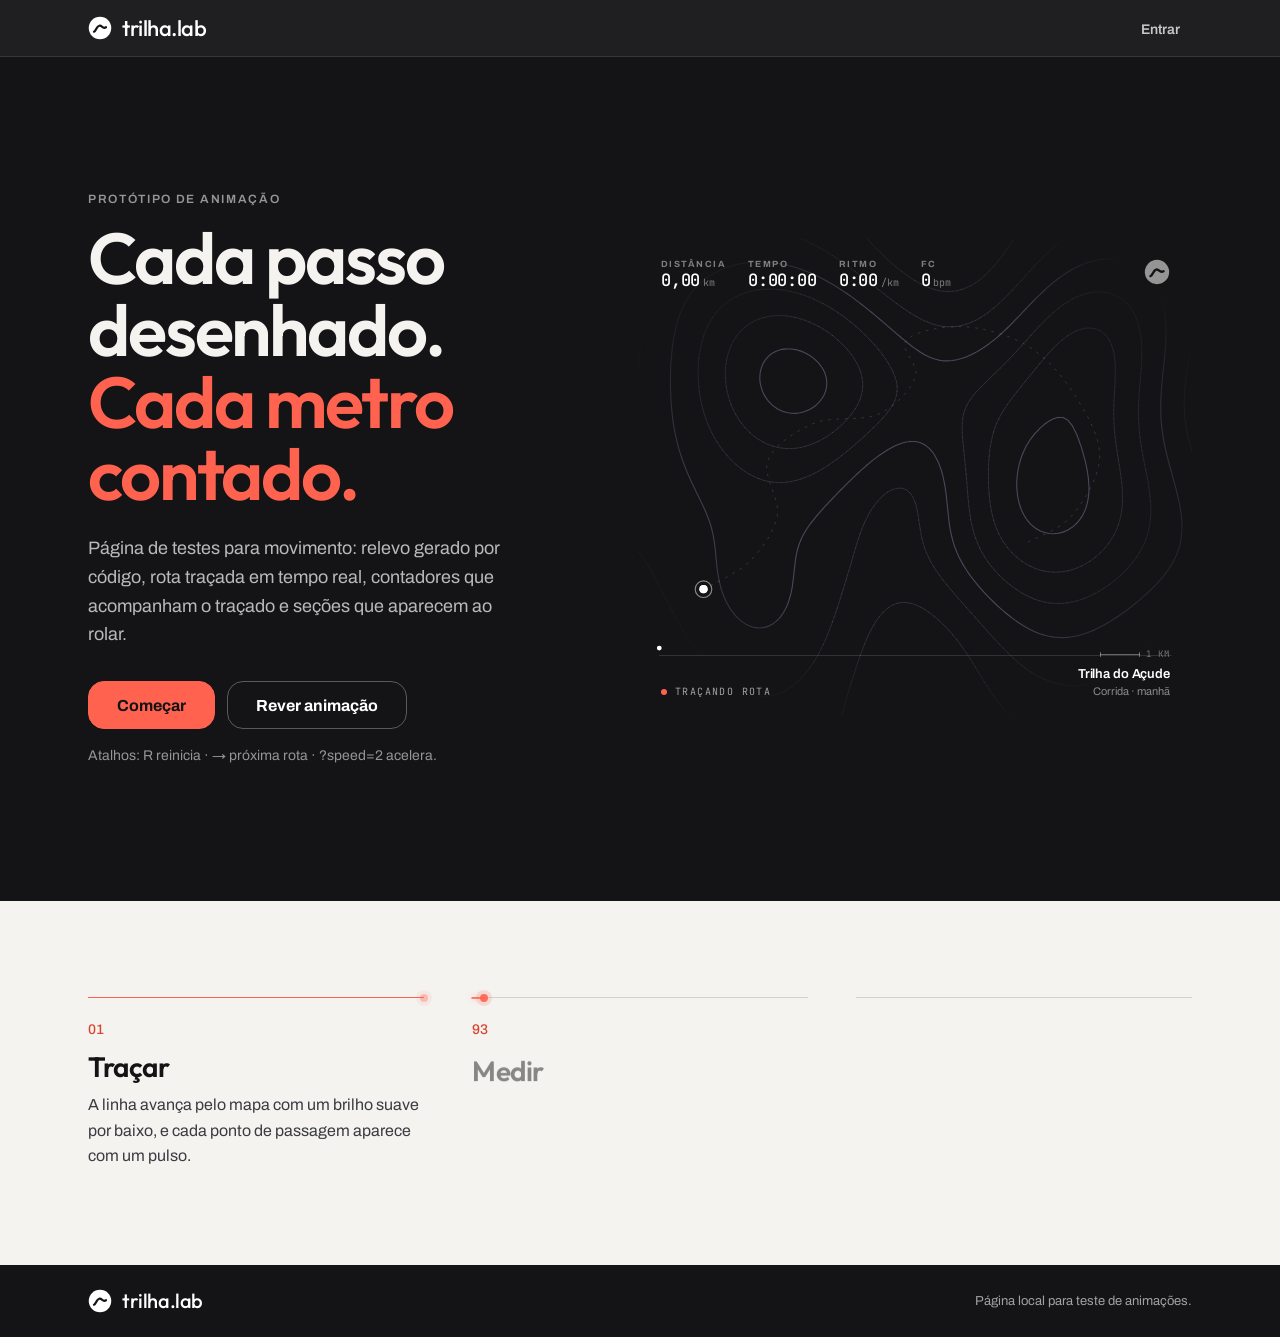
<file: site/myrunning/index.html>
<!doctype html>
<html lang="pt-BR">
<head>
<meta charset="utf-8">
<meta name="viewport" content="width=device-width, initial-scale=1">
<title>trilha.lab — teste de animações</title>
<link rel="preconnect" href="https://fonts.googleapis.com">
<link rel="preconnect" href="https://fonts.gstatic.com" crossorigin>
<link href="https://fonts.googleapis.com/css2?family=Archivo:wght@400;500;600;700&family=JetBrains+Mono:wght@400;500&family=Outfit:wght@500;600&display=swap" rel="stylesheet">
<link rel="stylesheet" href="style.css">
</head>
<body>

<header class="topo">
  <div class="wrap topo-in">
    <a class="marca" href="#">
      <svg class="marca-ico" viewBox="0 0 32 32" aria-hidden="true"><circle cx="16" cy="16" r="15" fill="currentColor"/><path d="M8 21c3-1 3-7 7-8s4 5 9 2" fill="none" stroke="#141416" stroke-width="3" stroke-linecap="round"/></svg>
      <span>trilha.lab</span>
    </a>
    <nav><a href="entrar.html">Entrar</a></nav>
  </div>
</header>

<main>
  <section class="hero">
    <div class="wrap hero-grid">

      <div class="palco" id="palco">
        <svg id="mapa" viewBox="0 0 600 520" aria-hidden="true">
          <defs>
            <filter id="suave" x="-20%" y="-20%" width="140%" height="140%"><feGaussianBlur stdDeviation="5"/></filter>
            <radialGradient id="vinheta" cx="50%" cy="45%" r="70%">
              <stop offset="55%" stop-color="#141416" stop-opacity="0"/>
              <stop offset="100%" stop-color="#141416" stop-opacity=".85"/>
            </radialGradient>
            <linearGradient id="perfil-grad" x1="0" y1="0" x2="0" y2="1">
              <stop offset="0" stop-color="#ff634f" stop-opacity=".35"/>
              <stop offset="1" stop-color="#ff634f" stop-opacity="0"/>
            </linearGradient>
            <pattern id="pontos" width="14" height="14" patternUnits="userSpaceOnUse"><circle cx="1" cy="1" r=".7" fill="#fff" fill-opacity=".05"/></pattern>
            <radialGradient id="fade-g" cx="50%" cy="48%" r="58%">
              <stop offset="60%" stop-color="#fff"/>
              <stop offset="100%" stop-color="#000"/>
            </radialGradient>
            <mask id="fade"><rect width="600" height="520" fill="url(#fade-g)"/></mask>
            <clipPath id="perfil-clip"><rect id="perfil-rev" x="0" y="0" width="0" height="520"/></clipPath>
          </defs>
          <g mask="url(#fade)"><g id="relevo" class="camada"></g></g>
          <g id="rota">
            <path id="fantasma" class="fantasma"/>
            <path id="brilho" class="brilho"/>
            <path id="trilha" class="trilha"/>
            <g id="pontos-rota"></g>
            <circle class="sonar" r="6"/><circle class="sonar s2" r="6"/><circle class="sonar s3" r="6"/>
            <circle id="cabeca-anel" class="cabeca-anel" r="9"/>
            <circle id="cabeca" class="cabeca" r="4.5"/>
          </g>
          <g id="perfil">
            <line class="perfil-base" x1="22" x2="578" y1="452" y2="452"/>
            <g clip-path="url(#perfil-clip)">
              <path id="perfil-area" class="perfil-area"/>
              <path id="perfil-linha" class="perfil-linha"/>
            </g>
            <circle id="perfil-cursor" class="perfil-cursor" r="2.6"/>
          </g>
        </svg>

        <div class="hud">
          <div class="m"><small>Distância</small><b id="h-dist">0,00<i>km</i></b></div>
          <div class="m"><small>Tempo</small><b id="h-tempo">0:00:00</b></div>
          <div class="m"><small>Ritmo</small><b id="h-ritmo">0:00<i>/km</i></b></div>
          <div class="m"><small>FC</small><b id="h-fc">0<i>bpm</i></b></div>
        </div>
        <svg class="selo" id="selo" viewBox="0 0 32 32" aria-hidden="true"><circle cx="16" cy="16" r="15" fill="currentColor"/><path d="M8 21c3-1 3-7 7-8s4 5 9 2" fill="none" stroke="#141416" stroke-width="3" stroke-linecap="round"/></svg>
        <div class="pronto" id="pronto">
          <svg viewBox="0 0 16 16"><circle cx="8" cy="8" r="7.5" fill="#8fe3b0"/><path d="M4.6 8.3l2.2 2.2 4.6-4.9" fill="none" stroke="#141416" stroke-width="1.8" stroke-linecap="round" stroke-linejoin="round"/></svg>
          <span id="pronto-txt">Rota pronta</span>
        </div>
        <div class="escala"><i></i><span>1 KM</span></div>
        <div class="status"><i id="status-dot"></i><span id="status-txt">Traçando rota</span></div>
        <div class="nome-rota"><b id="rota-nome">—</b><span id="rota-sub">—</span></div>
      </div>

      <div class="texto">
        <!-- TEXTOS DO HERO: cole aqui (ou use ?editar na URL e cole direto no navegador) -->
        <p class="sobre entra" style="--d:0" data-texto="sobre">Protótipo de animação</p>
        <h1 class="entra" style="--d:1"><span class="h1-a" data-texto="h1-branco">Cada passo desenhado.</span><br><span class="h1-b" data-texto="h1-coral">Cada metro contado.</span></h1>
        <p class="lead entra" style="--d:2" data-texto="lead">Página de testes para movimento: relevo gerado por código, rota traçada em tempo real, contadores que acompanham o traçado e seções que aparecem ao rolar.</p>
        <div class="acoes entra" style="--d:3">
          <a class="btn btn-pri" href="entrar.html" data-texto="btn-1">Começar</a>
          <button class="btn btn-sec" id="replay" type="button" data-texto="btn-2">Rever animação</button>
        </div>
        <p class="nota entra" style="--d:4" data-texto="nota">Atalhos: R reinicia · → próxima rota · ?speed=2 acelera.</p>
      </div>

    </div>
  </section>

  <section class="recursos" id="recursos">
    <div class="wrap recursos-grid">
      <!-- TEXTOS DAS 3 COLUNAS -->
      <div class="rec" data-anim="tracar"><p class="num">01</p><h2 data-texto="c1-titulo">Traçar</h2><p data-texto="c1-texto">A linha avança pelo mapa com um brilho suave por baixo, e cada ponto de passagem aparece com um pulso.</p></div>
      <div class="rec" data-anim="pulsar"><p class="num">02</p><h2 data-texto="c2-titulo">Medir</h2><p data-texto="c2-texto">Distância, tempo, ritmo e batimentos sobem junto com a linha, calculados a partir do relevo sob a rota.</p></div>
      <div class="rec" data-anim="recuperar"><p class="num">03</p><h2 data-texto="c3-titulo">Revelar</h2><p data-texto="c3-texto">Ao terminar, a rota pisca, o selo de concluído entra e o mapa desliza para o próximo percurso.</p></div>
    </div>
  </section>
</main>

<footer class="rodape">
  <div class="wrap rodape-in">
    <a class="marca" href="#">
      <svg class="marca-ico" viewBox="0 0 32 32" aria-hidden="true"><circle cx="16" cy="16" r="15" fill="currentColor"/><path d="M8 21c3-1 3-7 7-8s4 5 9 2" fill="none" stroke="#141416" stroke-width="3" stroke-linecap="round"/></svg>
      <span>trilha.lab</span>
    </a>
    <span class="rodape-nota">Página local para teste de animações.</span>
  </div>
</footer>

<script src="textos.js"></script>
<script src="trilha.js"></script>
</body>
</html>
</file>
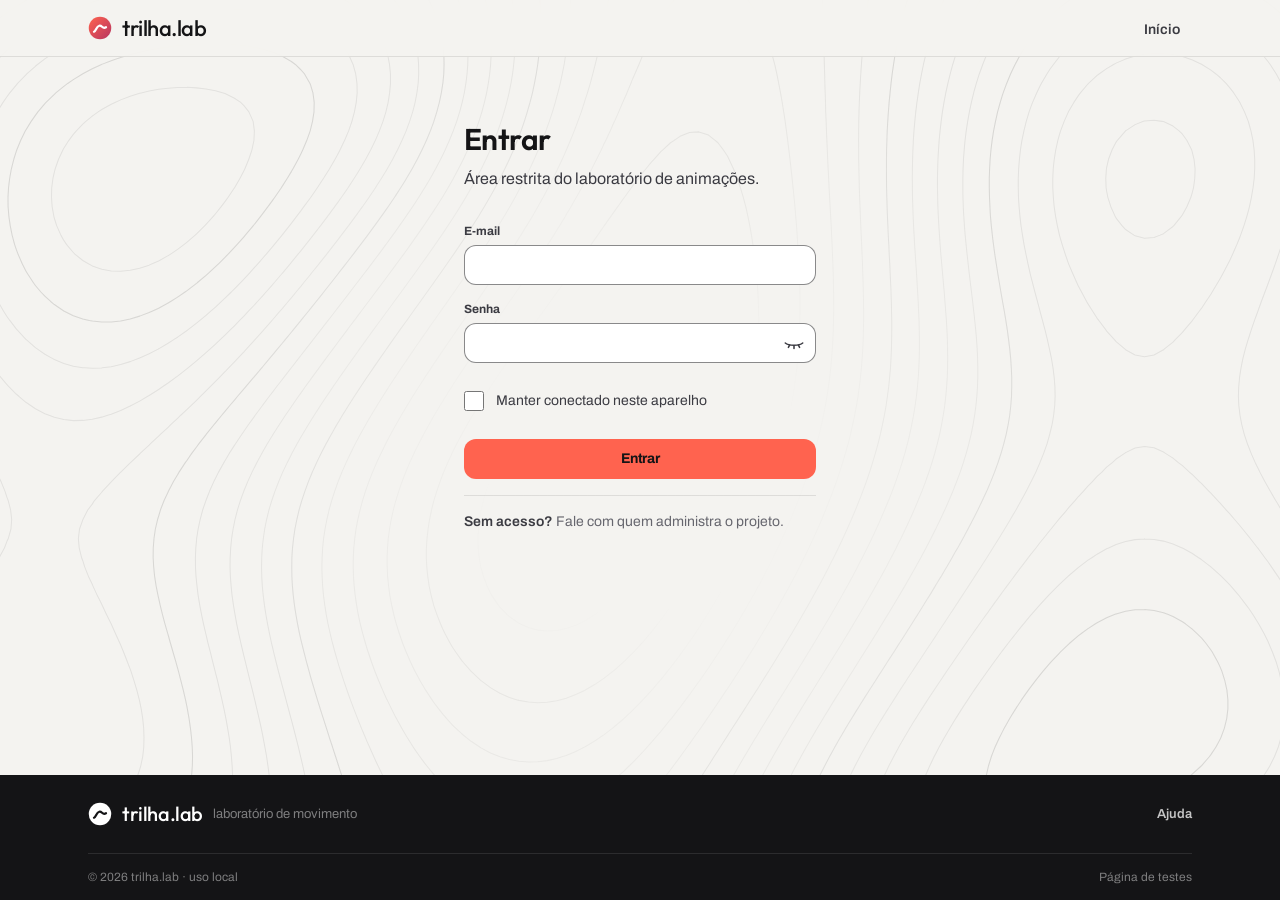
<file: site/myrunning/entrar.html>
<!doctype html>
<html lang="pt-BR">
<head>
<meta charset="utf-8">
<meta name="viewport" content="width=device-width, initial-scale=1">
<title>Entrar · trilha.lab</title>
<link rel="preconnect" href="https://fonts.googleapis.com">
<link rel="preconnect" href="https://fonts.gstatic.com" crossorigin>
<link href="https://fonts.googleapis.com/css2?family=Archivo:wght@400;500;600;700&family=JetBrains+Mono:wght@400;500&family=Outfit:wght@500;600&display=swap" rel="stylesheet">
<link rel="stylesheet" href="style.css">
</head>
<body>

<header class="topo claro">
  <div class="wrap topo-in">
    <a class="marca" href="index.html">
      <svg class="marca-ico" viewBox="0 0 32 32" aria-hidden="true"><defs><linearGradient id="mg" x1="0" y1="0" x2="1" y2="1"><stop offset="0" stop-color="#ff634f"/><stop offset="1" stop-color="#b73560"/></linearGradient></defs><circle cx="16" cy="16" r="15" fill="url(#mg)"/><path d="M8 21c3-1 3-7 7-8s4 5 9 2" fill="none" stroke="#fff" stroke-width="3" stroke-linecap="round"/></svg>
      <span>trilha.lab</span>
    </a>
    <nav><a href="index.html" data-texto="entrar-nav">Início</a></nav>
    <button class="menu-btn" type="button" aria-label="Abrir menu">
      <svg viewBox="0 0 24 24" aria-hidden="true"><path d="M4 7h16M4 12h16M4 17h16" fill="none" stroke="currentColor" stroke-width="2" stroke-linecap="round"/></svg>
    </button>
  </div>
</header>

<main>
  <div class="entrar">
    <h1 class="titulo-pagina" data-texto="entrar-titulo">Entrar</h1>
    <p class="entrar-sub" data-texto="entrar-sub">Área restrita do laboratório de animações.</p>

    <form class="entrar-form" id="form-entrar" novalidate>
      <div>
        <label class="rotulo" for="email" data-texto="entrar-email">E-mail</label>
        <input class="campo" id="email" type="email" autocomplete="off">
      </div>
      <div>
        <label class="rotulo" for="senha" data-texto="entrar-senha">Senha</label>
        <div class="campo-senha">
          <input class="campo" id="senha" type="password" autocomplete="off">
          <button type="button" class="mostrar" id="mostrar" aria-pressed="false" aria-label="Mostrar senha" title="Mostrar senha">
            <svg class="olho" viewBox="0 0 24 24" aria-hidden="true">
              <defs><clipPath id="olho-abertura"><path id="olho-clip"/></clipPath></defs>
              <g clip-path="url(#olho-abertura)">
                <g id="olho-iris">
                  <circle class="olho-pupila" id="olho-pupila" cx="12" cy="12" r="3.4"/>
                  <circle class="olho-brilho" id="olho-brilho" cx="13.3" cy="10.7" r="1"/>
                </g>
              </g>
              <path class="olho-palpebra" id="olho-baixo"/>
              <path class="olho-palpebra" id="olho-cima"/>
              <g id="olho-cilios">
                <path d="M7.2 14.4l-1.3 2.3"/><path d="M12 15.3v2.6"/><path d="M16.8 14.4l1.3 2.3"/>
              </g>
            </svg>
          </button>
        </div>
      </div>
      <label class="lembrar">
        <input type="checkbox">
        <span data-texto="entrar-lembrar">Manter conectado neste aparelho</span>
      </label>
      <button type="submit" class="btn-entrar" data-texto="entrar-botao">Entrar</button>
      <p class="entrar-rodape"><span data-texto="entrar-ajuda-forte">Sem acesso?</span> <span data-texto="entrar-ajuda">Fale com quem administra o projeto.</span></p>
    </form>
  </div>
</main>

<footer class="rodape">
  <div class="wrap">
    <div class="rodape-in">
      <a class="marca" href="index.html">
        <svg class="marca-ico" viewBox="0 0 32 32" aria-hidden="true"><circle cx="16" cy="16" r="15" fill="currentColor"/><path d="M8 21c3-1 3-7 7-8s4 5 9 2" fill="none" stroke="#141416" stroke-width="3" stroke-linecap="round"/></svg>
        <span>trilha.lab</span>
        <em class="rodape-lema" data-texto="rodape-lema">laboratório de movimento</em>
      </a>
      <nav class="rodape-nav"><a href="#" data-texto="rodape-link">Ajuda</a></nav>
    </div>
    <div class="rodape-baixo">
      <span data-texto="rodape-copy">© 2026 trilha.lab · uso local</span>
      <span data-texto="rodape-extra">Página de testes</span>
    </div>
  </div>
</footer>

<script src="textos.js"></script>
<script src="fundo.js"></script><script>
  // formulário só visual: nada é enviado a lugar nenhum
  document.getElementById('form-entrar').addEventListener('submit', function (e) { e.preventDefault(); });
  /* olho: fechado = senha escondida; abre ao mostrar a senha */
  (function () {
    var senha = document.getElementById('senha'), mostrar = document.getElementById('mostrar');
    var $ = function (id) { return document.getElementById(id); };
    var cima = $('olho-cima'), baixo = $('olho-baixo'), clip = $('olho-clip'), iris = $('olho-iris'),
        pupila = $('olho-pupila'), brilho = $('olho-brilho'), cilios = $('olho-cilios');
    var REDUZIR = matchMedia('(prefers-reduced-motion: reduce)').matches;
    var estado = 0, anim = null, piscaTimer = null;

    var lerp = function (a, b, t) { return a + (b - a) * t; };
    var sai = function (t) { return 1 - Math.pow(1 - t, 3); };
    var mola = function (t) { var s = 1.6; t -= 1; return t * t * ((s + 1) * t + s) + 1; }; // leve passada do ponto

    // t = 0 fechado … 1 aberto. Pálpebras são curvas cúbicas entre os cantos (2.5,12) e (21.5,12).
    function desenha(t) {
      var tc = Math.max(0, t);
      var cyCima = lerp(15.3, 2.7, t);                // ápice: 14.5 fechado → 5 aberto
      var cyBaixo = lerp(15.3, 21.3, Math.min(1, tc)); // ápice: 14.5 → 19
      var c = function (cy) { return 'C6 ' + cy.toFixed(2) + ' 18 ' + cy.toFixed(2) + ' 21.5 12'; };
      cima.setAttribute('d', 'M2.5 12' + c(cyCima));
      baixo.setAttribute('d', 'M2.5 12' + c(cyBaixo));
      baixo.style.opacity = Math.min(1, tc * 2.5);
      clip.setAttribute('d', 'M2.5 12' + c(cyCima) + 'C18 ' + cyBaixo.toFixed(2) + ' 6 ' + cyBaixo.toFixed(2) + ' 2.5 12Z');
      var r = Math.max(0, lerp(1.2, 3.4, mola(Math.min(1, tc))));
      pupila.setAttribute('r', r.toFixed(2));
      brilho.style.opacity = Math.max(0, (tc - .55) / .45);
      // cílios acompanham a pálpebra e somem conforme ela sobe
      var q = Math.min(1, tc * 2.2);
      cilios.style.opacity = 1 - q;
      cilios.setAttribute('transform', 'translate(0 ' + (-q * 3).toFixed(2) + ')');
    }

    function vai(para, dur, curva) {
      if (anim) cancelAnimationFrame(anim);
      var de = estado, t0 = performance.now();
      if (REDUZIR) { estado = para; desenha(para); return Promise.resolve(); }
      return new Promise(function (ok) {
        (function quadro(t) {
          var p = Math.min(1, (t - t0) / dur);
          estado = lerp(de, para, curva(p));
          desenha(estado);
          if (p < 1) anim = requestAnimationFrame(quadro); else { anim = null; ok(); }
        })(t0);
      });
    }

    // depois de abrir, a pupila dá uma olhadinha para a senha e volta
    function olhadinha() {
      if (REDUZIR) return;
      iris.animate([
        { transform: 'translate(0,0)' },
        { transform: 'translate(-2.3px,.4px)', offset: .3 },
        { transform: 'translate(-2.3px,.4px)', offset: .65 },
        { transform: 'translate(0,0)' }
      ], { duration: 1100, easing: 'cubic-bezier(.45,0,.25,1)' });
    }

    // piscadas de vez em quando enquanto a senha está visível
    function agendaPiscada() {
      clearTimeout(piscaTimer);
      if (REDUZIR) return;
      piscaTimer = setTimeout(function () {
        if (senha.type !== 'text') return;
        vai(.05, 90, sai).then(function () { return vai(1, 180, sai); }).then(agendaPiscada);
      }, 2800 + Math.random() * 3200);
    }

    desenha(0);
    // usado pela animação de entrada: abre um pouquinho e fecha
    window.trilhaOlho = {
      espiar: function () {
        if (senha.type !== 'password') return;
        vai(.45, 260, sai).then(function () { return new Promise(function (ok) { setTimeout(ok, 380); }); })
          .then(function () { if (senha.type === 'password') vai(0, 220, sai); });
      }
    };
    mostrar.addEventListener('click', function () {
      var ver = senha.type === 'password';
      senha.type = ver ? 'text' : 'password';
      mostrar.setAttribute('aria-pressed', ver);
      mostrar.setAttribute('aria-label', ver ? 'Ocultar senha' : 'Mostrar senha');
      mostrar.title = ver ? 'Ocultar senha' : 'Mostrar senha';
      senha.classList.remove('revela'); void senha.offsetWidth; senha.classList.add('revela');
      if (ver) {
        vai(1, 460, mola).then(function () { if (senha.type === 'text') { olhadinha(); agendaPiscada(); } });
      } else {
        clearTimeout(piscaTimer);
        vai(0, 260, function (p) { return p * p * (3 - 2 * p); });
      }
    });
  })();
</script>
</body>
</html>
</file>
<file: site/myrunning/style.css>
:root {
  --noite: #141416;
  --noite-medio: #3b3b42;
  --noite-claro: #66666e;
  --papel: #f4f3f0;
  --coral: #ff634f;
  --coral-escuro: #d9432f;
  --lilas: #d6b8f7;
  --verde: #8fe3b0;
  --sans: "Archivo", system-ui, sans-serif;
  --marca: "Outfit", "Archivo", system-ui, sans-serif;
  --mono: "JetBrains Mono", ui-monospace, monospace;
}

* { box-sizing: border-box; }
html, body { margin: 0; }
body {
  font-family: var(--sans);
  background: var(--papel);
  color: var(--noite);
  min-height: 100dvh;
  display: flex;
  flex-direction: column;
  -webkit-font-smoothing: antialiased;
}
main { flex: 1; }
a { color: inherit; text-decoration: none; }
.wrap { max-width: 1152px; margin: 0 auto; padding: 0 16px; }
@media (min-width: 640px) { .wrap { padding: 0 24px; } }

/* ---------- topo ---------- */
.topo {
  position: sticky; top: 0; z-index: 40;
  background: rgba(20, 20, 22, .95);
  backdrop-filter: blur(10px);
  border-bottom: 1px solid rgba(255, 255, 255, .1);
  color: #fff;
}
.topo-in { height: 56px; display: flex; align-items: center; justify-content: space-between; }
.marca { display: flex; align-items: center; gap: 10px; }
.marca-ico { width: 24px; height: 24px; color: #fff; }
.marca span { font-family: var(--marca); font-size: 22px; font-weight: 500; letter-spacing: -.02em; line-height: 1; }
.topo nav a {
  font-size: 14px; font-weight: 600; color: rgba(255, 255, 255, .75);
  padding: 6px 12px; border-radius: 8px; transition: color .2s;
}
.topo nav a:hover { color: #fff; }

/* topo claro (página Entrar) */
.topo.claro { background: rgba(244, 243, 240, .9); border-bottom-color: rgba(20, 20, 22, .1); color: var(--noite); }
.topo.claro .marca span { color: var(--noite); }
.topo.claro nav a { color: var(--noite-medio); }
.topo.claro nav a:hover { color: var(--noite); }
.menu-btn { display: none; width: 44px; height: 44px; margin-right: -8px; border: 0; border-radius: 12px; background: none; color: inherit; cursor: pointer; align-items: center; justify-content: center; }
.menu-btn svg { width: 24px; height: 24px; }
@media (max-width: 767px) {
  .topo.claro nav { display: none; }
  .menu-btn { display: flex; }
}

/* ---------- fundo animado (fundo.js) ---------- */
.fundo {
  position: fixed; inset: 0; z-index: 0; pointer-events: none; overflow: hidden;
  /* centro limpo onde fica o formulário; bordas com o relevo */
  -webkit-mask-image: radial-gradient(ellipse 38% 58% at 50% 50%, transparent 30%, #000 88%);
          mask-image: radial-gradient(ellipse 38% 58% at 50% 50%, transparent 30%, #000 88%);
  opacity: 0; animation: fundo-in 1.6s ease-out .1s forwards;
}
@keyframes fundo-in { to { opacity: 1; } }
.fundo svg { position: absolute; inset: -24px; width: calc(100% + 48px); height: calc(100% + 48px); }
.fundo-relevo {
  transform: translate(var(--px, 0px), var(--py, 0px));
  transition: transform .2s linear;
}
.fundo-relevo { animation: fundo-deriva 38s ease-in-out infinite alternate; }
@keyframes fundo-deriva {
  from { translate: -10px 6px; scale: 1; }
  to   { translate: 12px -8px; scale: 1.035; }
}
.fundo-curva { fill: none; stroke: var(--noite); stroke-opacity: .07; stroke-width: 1; stroke-linecap: round; }
.fundo-curva.forte { stroke-opacity: .12; }
.fundo-rota { fill: none; stroke: var(--coral); stroke-opacity: .55; stroke-width: 2; stroke-linecap: round; stroke-linejoin: round; transition: opacity 1.4s ease; }
.fundo-brilho { fill: none; stroke: var(--coral); stroke-opacity: .18; stroke-width: 10; stroke-linecap: round; filter: url(#fundo-suave); transition: opacity 1.4s ease; }
.fundo-cabeca { fill: var(--coral); opacity: 0; }
body:has(.fundo) main, body:has(.fundo) footer { position: relative; z-index: 1; }
@media (prefers-reduced-motion: reduce) {
  .fundo { animation: none; opacity: 1; }
  .fundo-relevo { animation: none; }
}
@media (max-width: 767px) {
  .fundo { -webkit-mask-image: linear-gradient(to bottom, #000, transparent 22%, transparent 78%, #000);
                   mask-image: linear-gradient(to bottom, #000, transparent 22%, transparent 78%, #000); }
}

/* ---------- página Entrar ---------- */
.entrar { max-width: 384px; margin: 0 auto; padding: 64px 16px; }
.titulo-pagina { margin: 0; font-family: var(--marca); font-size: 30px; line-height: 1.25; font-weight: 600; letter-spacing: -.02em; }
.entrar-sub { margin: 8px 0 0; font-size: 16px; line-height: 24px; color: var(--noite-medio); }
.entrar-form { margin-top: 32px; display: flex; flex-direction: column; gap: 16px; }
.rotulo { display: block; margin-bottom: 6px; font-size: 12px; line-height: 16px; font-weight: 700; color: var(--noite-medio); }
.campo {
  display: block; width: 100%; height: 40px; padding: 0 12px;
  font: 400 16px var(--sans); color: var(--noite);
  background: #fff; border: 1px solid rgba(20, 20, 22, .5); border-radius: 12px;
  outline: 1.6px solid transparent; outline-offset: 1.6px;
  transition: border-color .15s, outline-color .15s;
}
.campo:focus { border-color: var(--noite); outline-color: rgba(20, 20, 22, .25); }
.campo-senha { position: relative; }
.campo-senha .campo { padding-right: 48px; }
.mostrar {
  position: absolute; right: 4px; top: 50%; transform: translateY(-50%);
  width: 36px; height: 36px; padding: 0; border: 0; border-radius: 8px; background: none; cursor: pointer;
  display: grid; place-items: center;
  color: var(--noite-medio); transition: background .15s, color .15s;
}
.mostrar:hover { background: rgba(20, 20, 22, .05); color: var(--noite); }
.mostrar:focus-visible { outline: 2px solid var(--noite); outline-offset: 1px; }

/* olho: fechado = senha escondida; aberto = senha visível (desenhado em entrar.html) */
.olho { width: 22px; height: 22px; overflow: visible; fill: none; stroke: currentColor; stroke-width: 1.7; stroke-linecap: round; stroke-linejoin: round; }
.olho-pupila { fill: currentColor; stroke: none; }
.olho-brilho { fill: #fff; stroke: none; opacity: 0; }
.mostrar[aria-pressed="true"] { color: var(--noite); }
.mostrar:hover .olho { transform: scale(1.06); }
.olho { transition: transform .2s cubic-bezier(.2, .8, .2, 1); }

/* senha aparece suavemente ao trocar de estado */
.campo.revela { animation: revela-senha .3s ease-out; }
@keyframes revela-senha { from { color: rgba(20, 20, 22, 0); } to { color: var(--noite); } }
.lembrar { display: flex; align-items: center; gap: 12px; min-height: 44px; cursor: pointer; font-size: 14px; line-height: 20px; color: var(--noite-medio); }
.lembrar input { width: 20px; height: 20px; margin: 0; flex-shrink: 0; accent-color: var(--noite); }
.btn-entrar {
  width: 100%; height: 40px; padding: 0 16px; border: 0; border-radius: 12px; cursor: pointer;
  background: var(--coral); color: var(--noite);
  font: 700 14px/20px var(--sans); letter-spacing: -.025em;
  transition: background .2s, transform .15s;
}
.btn-entrar:hover { background: #ff7a69; }
.btn-entrar:active { transform: scale(.98); }
.entrar-rodape {
  margin: 0; padding-top: 16px; font-size: 14px; line-height: 1.625; color: var(--noite-claro);
  /* linha divisória como fundo (dá para "traçar" na animação de entrada) */
  background: linear-gradient(rgba(20, 20, 22, .1), rgba(20, 20, 22, .1)) no-repeat left top / 100% 1px;
}

/* animação de entrada (entrada.js) */
.entrada-js .entrar > *, .entrada-js .entrar-form > *, .entrada-js .fundo { opacity: 0; }
.contorno { position: absolute; pointer-events: none; overflow: visible; }
.contorno path { fill: none; stroke: rgba(20, 20, 22, .5); stroke-width: 1; stroke-linecap: round; stroke-dasharray: 1 1; }
.entrar-rodape span:first-child { font-weight: 600; color: var(--noite-medio); }

/* ---------- hero ---------- */
.hero { background: var(--noite); color: var(--papel); overflow: hidden; }
.hero-grid {
  display: grid; align-items: center; gap: 16px;
  min-height: calc(100svh - 56px);
  padding-top: 24px; padding-bottom: 56px;
}
@media (min-width: 768px) {
  .hero-grid { grid-template-columns: minmax(0, .91fr) minmax(0, 1fr); gap: 48px; padding-top: 64px; padding-bottom: 64px; }
  .palco { order: 2; justify-self: end; }
  .texto { order: 1; }
}

.sobre { margin: 0; font-size: 12px; font-weight: 600; text-transform: uppercase; letter-spacing: .14em; color: rgba(255, 255, 255, .55); }
h1 {
  margin: 16px 0 0;
  font-family: var(--marca); font-weight: 600;
  font-size: 2.75rem; line-height: 1; letter-spacing: -.03em;
}
@media (min-width: 640px) { h1 { font-size: 4.5rem; } }
h1 .h1-b { color: var(--coral); }

/* modo ?editar */
body.editando [data-texto] { outline: 1px dashed rgba(255, 99, 79, .6); outline-offset: 3px; cursor: text; }
body.editando [data-texto]:focus { outline: 2px solid var(--coral); }
.aviso-editar {
  position: fixed; left: 16px; bottom: 16px; z-index: 50;
  font: 600 13px var(--sans); color: #fff; background: var(--noite);
  border: 1px solid rgba(255, 255, 255, .15); border-radius: 12px; padding: 10px 14px;
}
.aviso-editar button { font: inherit; color: var(--coral); background: none; border: 0; cursor: pointer; padding: 0 0 0 10px; }
.lead { margin: 24px 0 0; max-width: 44ch; font-size: 18px; line-height: 1.6; color: rgba(255, 255, 255, .7); }
.acoes { margin-top: 32px; display: flex; flex-wrap: wrap; gap: 12px; }
.btn {
  font: 700 16px var(--sans); cursor: pointer;
  display: inline-flex; align-items: center; height: 48px;
  padding: 0 28px; border-radius: 16px; background: none; color: #fff;
  transition: transform .15s, background .2s, border-color .2s;
}
.btn:active { transform: scale(.97); }
.btn-pri { background: var(--coral); color: var(--noite); border: 1px solid var(--coral); }
.btn-pri:hover { background: #ff7a69; }
.btn-sec { border: 1px solid rgba(255, 255, 255, .3); }
.btn-sec:hover { border-color: #fff; }
.nota { margin: 16px 0 0; font-size: 14px; line-height: 1.5; color: rgba(255, 255, 255, .55); }
.nota kbd, .nota code {
  font-family: var(--mono); font-size: 12px; padding: 1px 5px; border-radius: 5px;
  background: rgba(255, 255, 255, .08); border: 1px solid rgba(255, 255, 255, .12);
}

/* entrada do texto */
.entra { opacity: 0; animation: entra .7s cubic-bezier(.2, .8, .2, 1) forwards; animation-delay: calc(var(--d) * 90ms + 150ms); }
@keyframes entra { from { opacity: 0; transform: translateY(10px); } to { opacity: 1; transform: none; } }

/* ---------- palco / mapa ---------- */
.palco {
  position: relative; width: 100%; max-width: 640px; justify-self: center;
  aspect-ratio: 600 / 520; overflow: hidden;
  background: transparent;
  font-family: var(--mono); color: #fff; user-select: none;
  opacity: 0; transform: scale(.97);
  animation: palco-in .9s cubic-bezier(.2, .8, .2, 1) .1s forwards;
}
@keyframes palco-in { to { opacity: 1; transform: none; } }
.palco > svg#mapa { position: absolute; inset: 0; width: 100%; height: 100%; display: block; }

.camada { transition: transform 1.4s cubic-bezier(.2, .8, .2, 1); }
.curva { fill: none; stroke: var(--lilas); stroke-opacity: .15; stroke-width: 1; stroke-linecap: round; }
.curva.forte { stroke-opacity: .3; stroke-width: 1.2; }

.fantasma { fill: none; stroke: #fff; stroke-opacity: 0; stroke-width: 1; stroke-dasharray: 2 7; stroke-linecap: round; transition: stroke-opacity .6s; }
.fantasma.on { stroke-opacity: .16; }
.brilho { fill: none; stroke: var(--coral); stroke-width: 12; stroke-linecap: round; stroke-linejoin: round; opacity: .28; filter: url(#suave); }
.trilha { fill: none; stroke: var(--coral); stroke-width: 3; stroke-linecap: round; stroke-linejoin: round; transition: stroke .5s; }
.trilha.flash { stroke: #fff; transition: none; }
#rota { transition: opacity .6s; }
#rota.sai { opacity: 0; }

.cabeca { fill: #fff; }
.cabeca-anel { fill: none; stroke: #fff; stroke-width: 1.2; opacity: .5; }

[data-wp] {
  fill: var(--noite); stroke: #fff; stroke-width: 1.8; opacity: 0;
  transform-box: fill-box; transform-origin: center; transform: scale(.5);
  transition: opacity .25s, transform .45s cubic-bezier(.2, 1.5, .4, 1);
}
[data-wp].on { opacity: 1; transform: scale(1); }
[data-anel] { fill: none; stroke: var(--coral); stroke-width: 1.5; opacity: 0; transform-box: fill-box; transform-origin: center; }
[data-anel].on { animation: anel 1s cubic-bezier(.1, .7, .3, 1) 1; }
@keyframes anel { 0% { opacity: .9; transform: scale(.4); } 100% { opacity: 0; transform: scale(3.2); } }

.sonar { fill: none; stroke: #fff; stroke-width: 1; opacity: 0; transform-box: fill-box; transform-origin: center; }
.sonar.on { animation: sonar 1.6s ease-out infinite; }
.sonar.s2.on { animation-delay: .5s; }
.sonar.s3.on { animation-delay: 1s; }
@keyframes sonar { 0% { opacity: .7; transform: scale(.2); } 100% { opacity: 0; transform: scale(4); } }

.perfil-base { stroke: #fff; stroke-opacity: .14; }
.perfil-linha { fill: none; stroke: var(--coral); stroke-width: 2; stroke-linejoin: round; stroke-linecap: round; }
.perfil-area { fill: url(#perfil-grad); }
.perfil-cursor { fill: #fff; }

/* HUD */
.hud { position: absolute; left: 22px; top: 20px; display: flex; gap: 22px; }
.hud .m { display: flex; flex-direction: column; gap: 3px; }
.hud small { font: 700 9px var(--sans); letter-spacing: .16em; text-transform: uppercase; color: rgba(255, 255, 255, .45); }
.hud b { font-size: 17px; font-weight: 500; font-variant-numeric: tabular-nums; letter-spacing: -.01em; line-height: 1; }
.hud b i { font-style: normal; font-size: 10px; color: rgba(255, 255, 255, .45); margin-left: 3px; font-weight: 400; }
@media (max-width: 420px) { .hud { gap: 14px; left: 16px; } .hud b { font-size: 14px; } }

.selo { position: absolute; right: 22px; top: 20px; width: 26px; height: 26px; color: #fff; opacity: .55; transition: opacity .4s; }
.selo.some { opacity: 0; }

.pronto {
  position: absolute; right: 22px; top: 20px;
  display: flex; align-items: center; gap: 8px;
  padding: 7px 11px 7px 9px; border-radius: 999px;
  background: rgba(255, 255, 255, .08); border: 1px solid rgba(255, 255, 255, .12);
  backdrop-filter: blur(6px);
  font: 600 11.5px var(--sans); color: #fff;
  opacity: 0; transform: translateY(-6px);
  transition: opacity .45s, transform .45s cubic-bezier(.2, .8, .2, 1);
}
.pronto.on { opacity: 1; transform: none; }
.pronto svg { width: 14px; height: 14px; }

.escala { position: absolute; right: 22px; bottom: 58px; display: flex; align-items: center; gap: 6px; font-size: 9px; letter-spacing: .1em; color: rgba(255, 255, 255, .4); }
.escala i { display: block; width: 40px; height: 1px; background: rgba(255, 255, 255, .35); position: relative; }
.escala i::before, .escala i::after { content: ""; position: absolute; top: -2px; width: 1px; height: 5px; background: rgba(255, 255, 255, .35); }
.escala i::after { right: 0; }

.status {
  position: absolute; left: 22px; bottom: 20px;
  display: flex; align-items: center; gap: 8px;
  font-size: 10px; letter-spacing: .14em; text-transform: uppercase; color: rgba(255, 255, 255, .6);
}
.status i { width: 6px; height: 6px; border-radius: 50%; background: var(--coral); box-shadow: 0 0 0 0 rgba(255, 99, 79, .6); animation: pulso 1.6s infinite; }
.status i.ok { background: var(--verde); animation: none; box-shadow: none; }
@keyframes pulso { 100% { box-shadow: 0 0 0 8px rgba(255, 99, 79, 0); } }

.nome-rota { position: absolute; right: 22px; bottom: 20px; text-align: right; font-family: var(--sans); }
.nome-rota b { display: block; font-size: 13px; font-weight: 600; letter-spacing: -.01em; }
.nome-rota span { font-size: 11px; color: rgba(255, 255, 255, .5); }
.nome-rota b, .nome-rota span { transition: opacity .4s; }
.nome-rota.troca b, .nome-rota.troca span { opacity: 0; }

/* ---------- recursos ---------- */
.recursos-grid { display: grid; gap: 40px; padding-top: 64px; padding-bottom: 64px; }
@media (min-width: 768px) { .recursos-grid { grid-template-columns: repeat(3, 1fr); gap: 48px; padding-top: 96px; padding-bottom: 96px; } }
.rec { border-top: 1px solid rgba(20, 20, 22, .15); padding-top: 24px; }
.rec .num { margin: 0; font-size: 14px; font-weight: 500; color: var(--coral-escuro); font-variant-numeric: tabular-nums; }
.rec h2 { margin: 12px 0 0; font-family: var(--marca); font-size: 28px; font-weight: 600; letter-spacing: -.015em; }
.rec p:last-child { margin: 8px 0 0; font-size: 16px; line-height: 1.6; color: var(--noite-medio); }

/* trilho: a linha do topo de cada coluna vira um trecho de rota */
.rec { position: relative; }
.rec h2 { transform-origin: left center; }
.trilho { position: absolute; left: 0; right: 0; top: -1px; height: 1px; pointer-events: none; }
.trilho .linha { position: absolute; inset: 0; background: var(--coral); transform-origin: left; transform: scaleX(0); }
.trilho .ponta {
  position: absolute; top: -3.5px; left: 0; width: 8px; height: 8px; margin-left: -4px;
  border-radius: 50%; background: var(--coral); box-shadow: 0 0 0 4px rgba(255, 99, 79, .18); opacity: 0;
}
.trilho .ecg { position: absolute; left: 0; top: -19.5px; width: 100%; height: 40px; overflow: visible; visibility: hidden; }
.trilho .ecg path { fill: none; stroke: var(--coral); stroke-width: 1.5; stroke-linejoin: round; stroke-linecap: round; }
.trilho .ecg.vivo { filter: drop-shadow(0 0 3px rgba(255, 99, 79, .55)); }
.trilho .onda {
  position: absolute; left: 0; top: -5px; width: 10px; height: 10px; margin-left: -5px;
  border: 1.5px solid var(--coral); border-radius: 50%; opacity: 0; box-sizing: border-box;
}
.rec[data-anim="pulsar"] .ponta { z-index: 1; }
.trilho .ok {
  position: absolute; right: -8px; top: -8px; width: 16px; height: 16px; border-radius: 50%;
  background: var(--verde); display: grid; place-items: center; transform: scale(0);
}
.trilho .ok svg { width: 10px; height: 10px; }

/* estado inicial (só com JS ativo) */
.rec-js .rec .num, .rec-js .rec h2, .rec-js .rec > p:last-child { opacity: 0; }
/* estado final sem animação (reduzir movimento / modo edição) */
.rec-final .trilho .linha { transform: none; }
.rec-final .trilho .ok { transform: none; }

/* ---------- rodapé ---------- */
.rodape { background: var(--noite); color: rgba(255, 255, 255, .6); font-size: 13px; }
.rodape-in { display: flex; flex-wrap: wrap; align-items: center; justify-content: space-between; gap: 16px; padding-top: 24px; padding-bottom: 24px; }
.rodape .marca span { font-size: 20px; color: #fff; }
.rodape-lema { display: none; font-style: normal; color: rgba(255, 255, 255, .45); }
@media (min-width: 640px) { .rodape-lema { display: inline; } }
.rodape-nav { display: flex; margin: 0 -12px; }
.rodape-nav a { padding: 8px 12px; border-radius: 8px; font-weight: 600; color: rgba(255, 255, 255, .75); transition: background .2s, color .2s; }
.rodape-nav a:hover { background: rgba(255, 255, 255, .1); color: #fff; }
.rodape-baixo { display: flex; flex-wrap: wrap; justify-content: space-between; gap: 8px 24px; padding: 16px 0; border-top: 1px solid rgba(255, 255, 255, .1); font-size: 12px; color: rgba(255, 255, 255, .45); }

@media (prefers-reduced-motion: reduce) {
  .entra, .palco { animation: none; opacity: 1; transform: none; }
}
</file>
